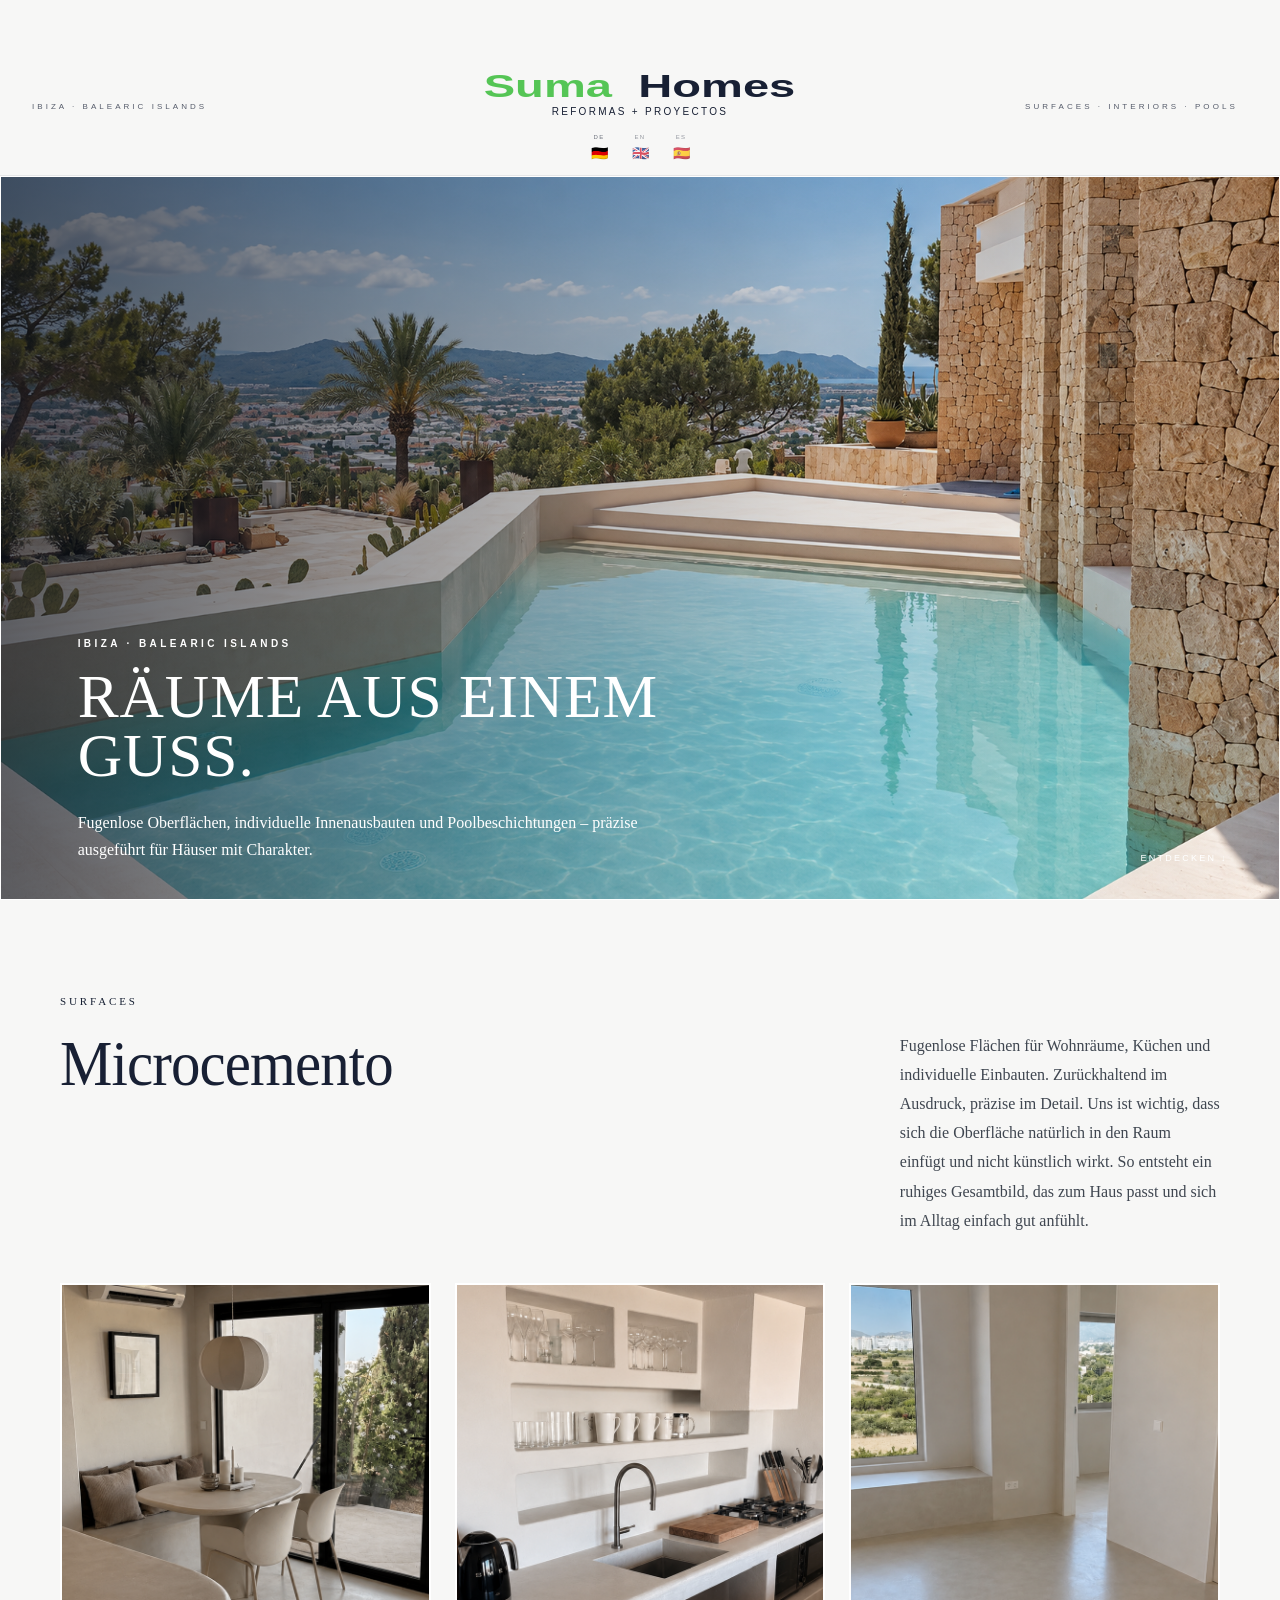
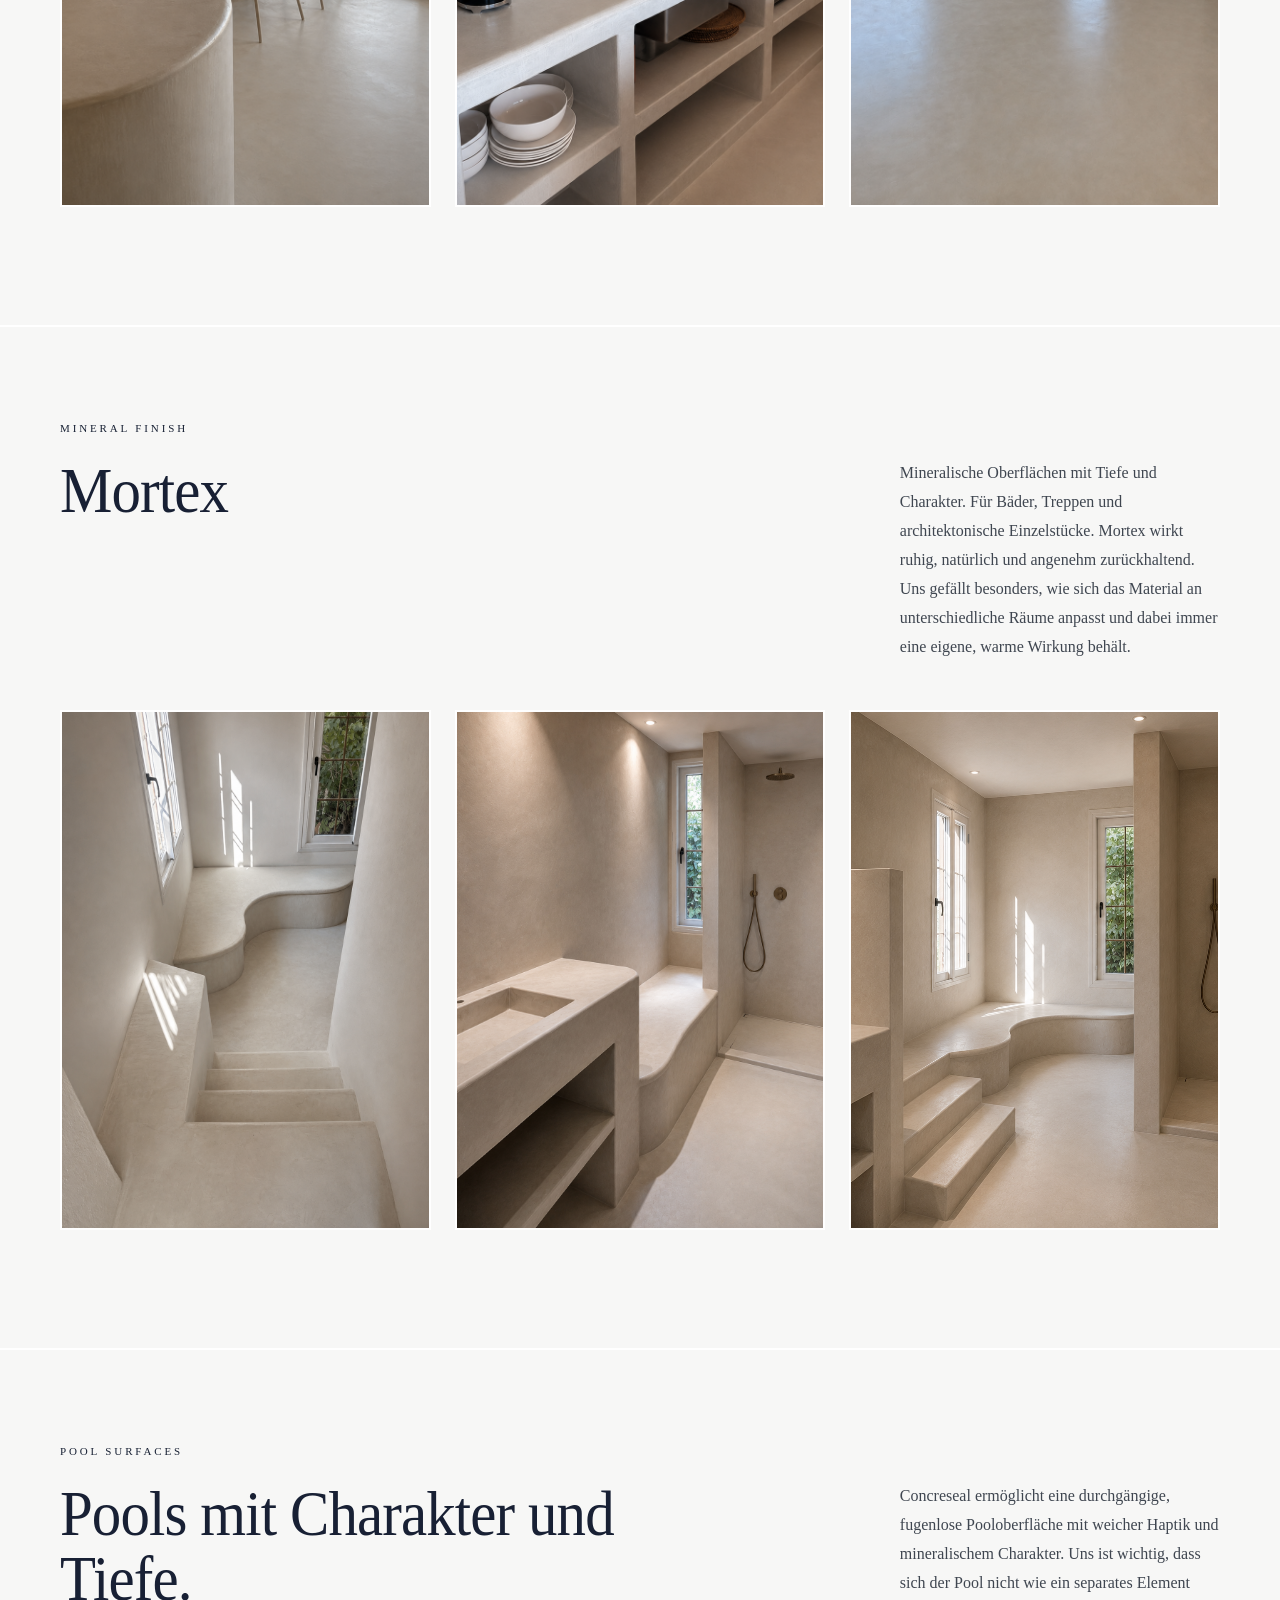
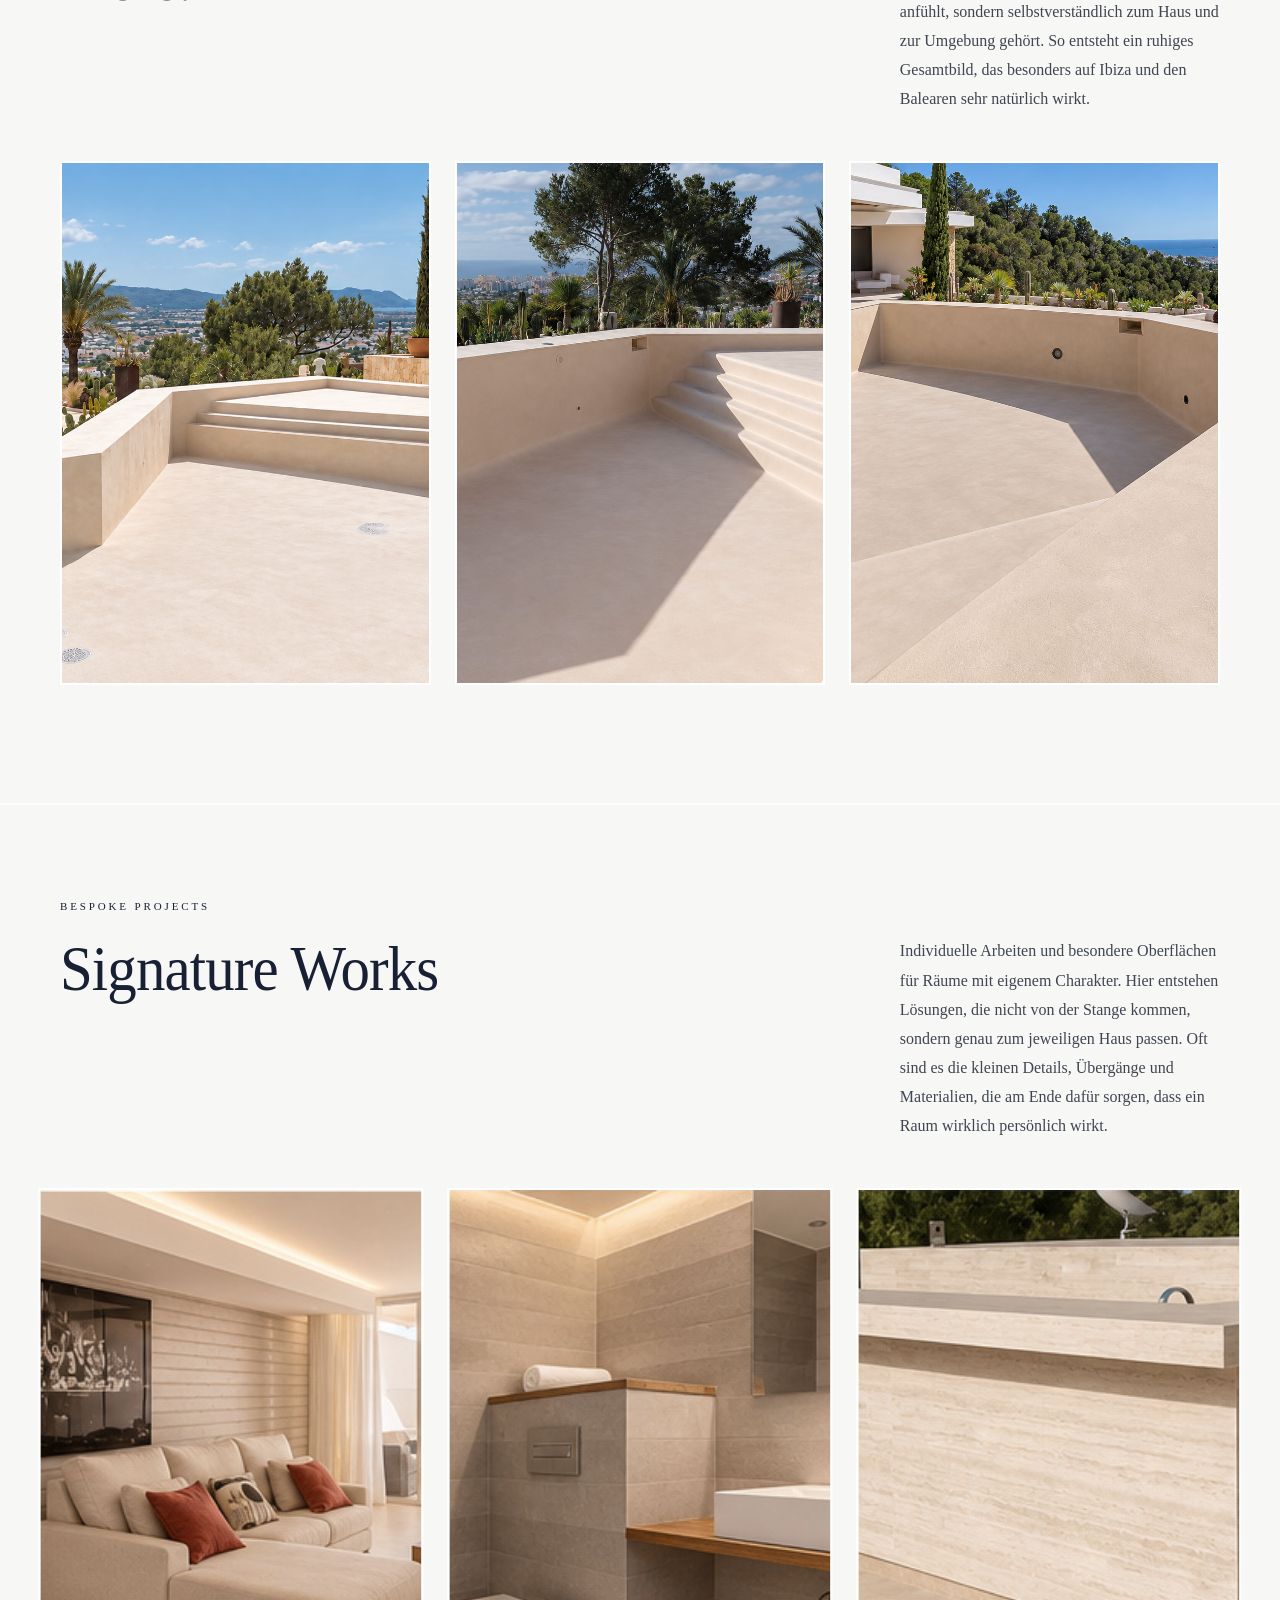
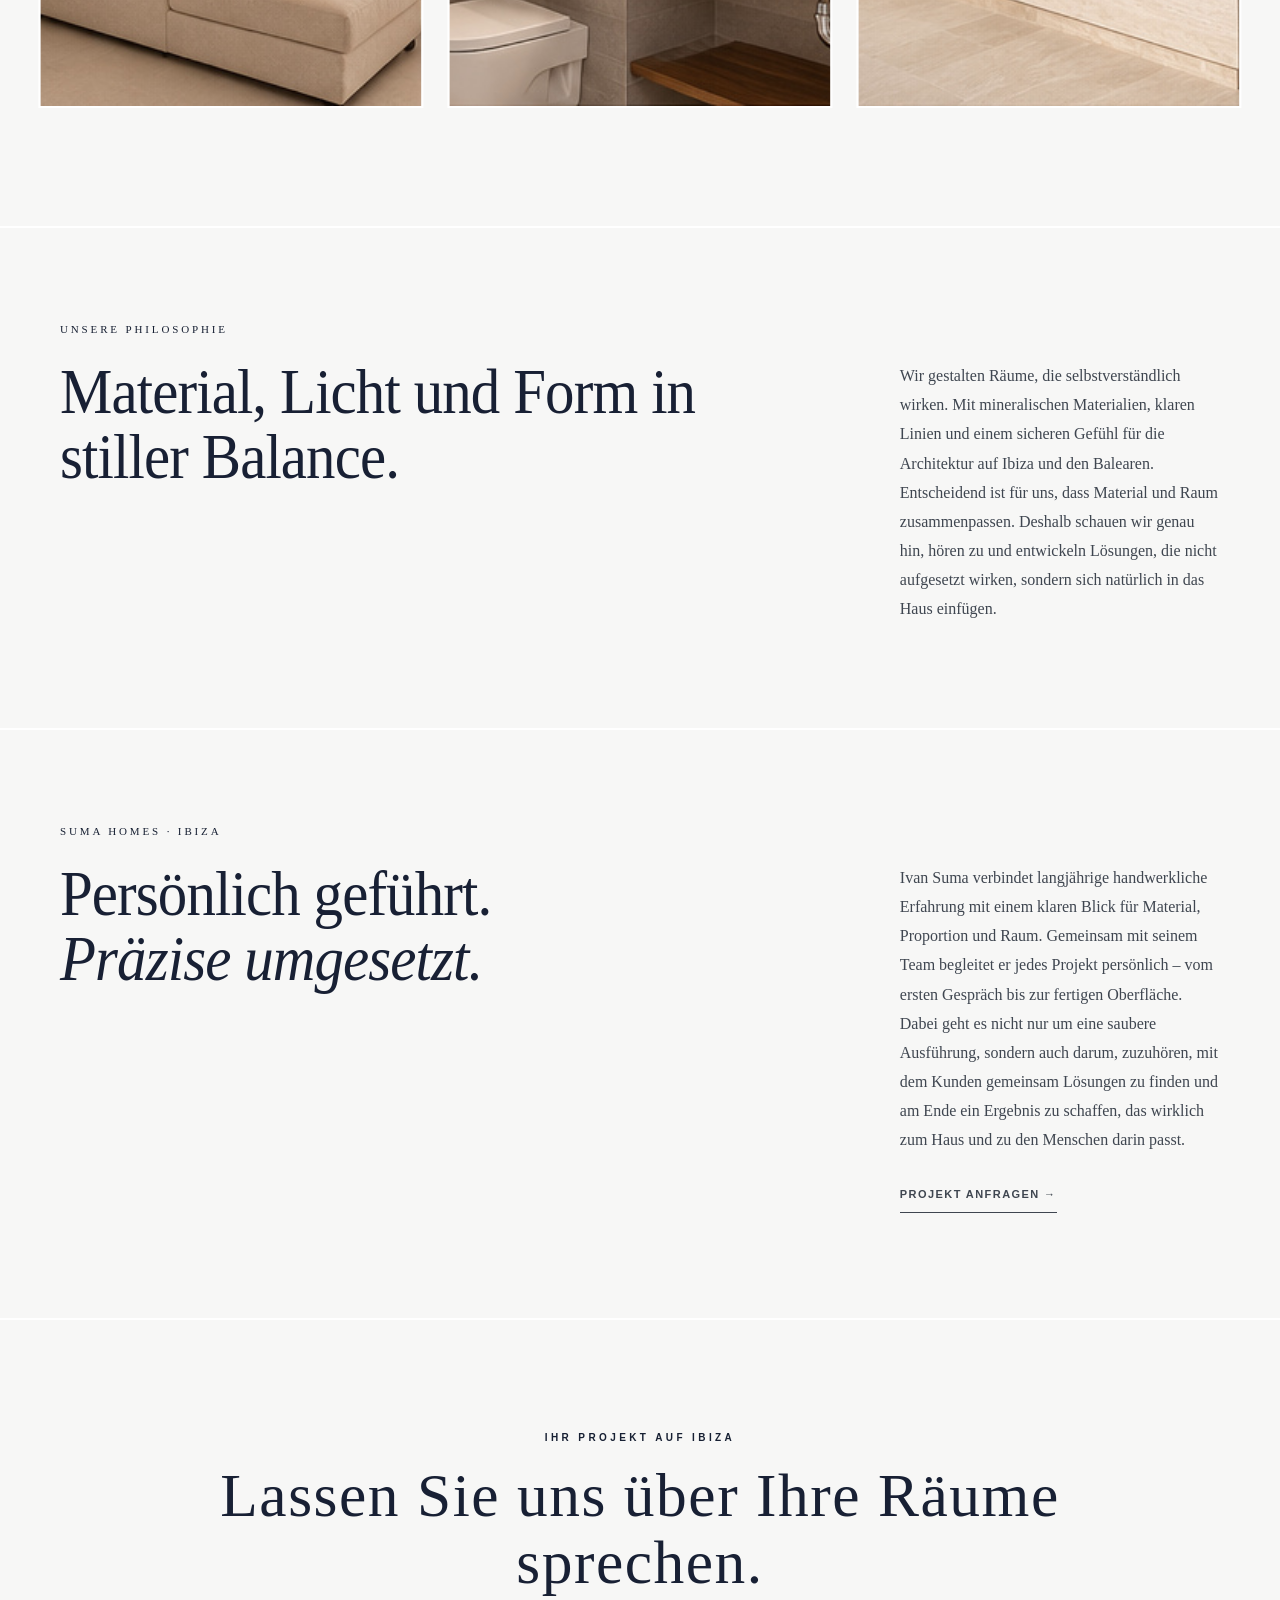
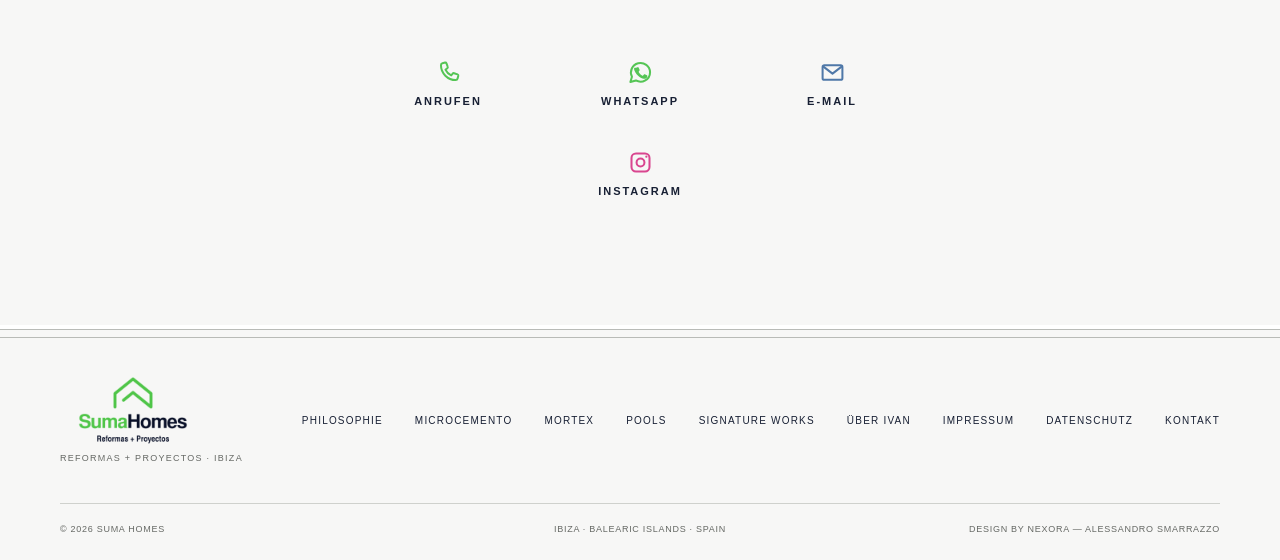
<file: index.html>
<!doctype html>
<html lang="de">
<head>
  <meta charset="utf-8">
  <meta name="viewport" content="width=device-width,initial-scale=1">
  <meta name="description" content="Suma Homes Ibiza – Microcemento, Mortex, Innenausbau und Concreseal Poolbeschichtungen.">
  <title>Suma Homes | Reformas + Proyectos · Ibiza</title>
  <link rel="stylesheet" href="assets/style.css">
  <link rel="stylesheet" href="assets/languages.css">
</head>

<body>

  <header class="header">

    <p class="header-side header-side-left">
      IBIZA · BALEARIC ISLANDS
    </p>

    <a class="brand" href="#top" aria-label="Suma Homes Startseite">
      <img src="assets/sumahomes-logo-horizontal.png" alt="Suma Homes – Reformas + Proyectos">
    </a>

    <div class="languages" aria-label="Sprache wählen">
      <button class="lang active" type="button" data-lang="de" aria-label="Deutsch">🇩🇪</button>
      <button class="lang" type="button" data-lang="en" aria-label="English">🇬🇧</button>
      <button class="lang" type="button" data-lang="es" aria-label="Español">🇪🇸</button>
    </div>

    <p class="header-side header-side-right">
      SURFACES · INTERIORS · POOLS
    </p>

  </header>

  <main id="top">

    <section class="hero">
      <img src="assets/hero-pool.png" alt="Pool mit Blick über Ibiza">
      <div class="shade"></div>

      <div class="hero-copy">
        <p class="eyebrow">IBIZA · BALEARIC ISLANDS</p>

        <h1 data-de="Räume aus einem Guss." data-en="Spaces made as one.">
          Räume aus einem<br>Guss.
        </h1>

        <p>
          Fugenlose Oberflächen, individuelle Innenausbauten und Poolbeschichtungen – präzise ausgeführt für Häuser mit Charakter.
        </p>
      </div>

      <span class="scroll">Entdecken ↓</span>
    </section>

    <section id="microcemento" class="project-section wrap">

      <div class="project-heading">
        <p class="index">01</p>

        <div>
          <p class="eyebrow">SURFACES</p>
          <h2>Microcemento</h2>
        </div>

        <p>
          Fugenlose Flächen für Wohnräume, Küchen und individuelle Einbauten. Zurückhaltend im Ausdruck, präzise im Detail. Uns ist wichtig, dass sich die Oberfläche natürlich in den Raum einfügt und nicht künstlich wirkt. So entsteht ein ruhiges Gesamtbild, das zum Haus passt und sich im Alltag einfach gut anfühlt.
        </p>
      </div>

      <div class="editorial-grid gallery-four">

        <figure>
          <img src="assets/01-mikrozement-wohnen-bearbeitet.png" alt="Wohnbereich mit Microcemento">
        </figure>

        <figure>
          <img src="assets/02-mikrozement-kueche-bearbeitet.png" alt="Küche mit Microcemento">
        </figure>

        <figure>
          <img src="assets/03-mikrozement-essen-garten-bearbeitet.png" alt="Essbereich und Garten">
        </figure>

        <figure>
          <img src="assets/04-mikrozement-raum-bearbeitet.png" alt="Raumgestaltung mit Microcemento">
        </figure>

      </div>
    </section>

    <div class="section-rule"><span></span></div>

    <section id="mortex" class="project-section wrap">

      <div class="project-heading">
        <p class="index">02</p>

        <div>
          <p class="eyebrow">MINERAL FINISH</p>
          <h2>Mortex</h2>
        </div>

        <p>
          Mineralische Oberflächen mit Tiefe und Charakter. Für Bäder, Treppen und architektonische Einzelstücke. Mortex wirkt ruhig, natürlich und angenehm zurückhaltend. Uns gefällt besonders, wie sich das Material an unterschiedliche Räume anpasst und dabei immer eine eigene, warme Wirkung behält.
        </p>
      </div>

      <div class="editorial-grid gallery-four portrait-grid">

        <figure>
          <img src="assets/01-mortex-bad-bearbeitet.png" alt="Mortex im Bad">
        </figure>

        <figure>
          <img src="assets/02-mortex-treppe-bearbeitet.png" alt="Treppe mit Mortex">
        </figure>

        <figure>
          <img src="assets/03-mortex-neues-motiv.png" alt="Mortex Detail">
        </figure>

        <figure>
          <img src="assets/04-mortex-gesamtbild-breit.png" alt="Mortex Gesamtansicht">
        </figure>

      </div>
    </section>

    <div class="section-rule"><span></span></div>

    <section id="pool" class="project-section wrap">

      <div class="project-heading">
        <p class="index">03</p>

        <div>
          <p class="eyebrow">POOL SURFACES</p>
          <h2>Pools mit Charakter und Tiefe.</h2>
        </div>

        <p>
          Concreseal ermöglicht eine durchgängige, fugenlose Pooloberfläche mit weicher Haptik und mineralischem Charakter. Uns ist wichtig, dass sich der Pool nicht wie ein separates Element anfühlt, sondern selbstverständlich zum Haus und zur Umgebung gehört. So entsteht ein ruhiges Gesamtbild, das besonders auf Ibiza und den Balearen sehr natürlich wirkt.
        </p>
      </div>

      <div class="editorial-grid gallery-four">

        <figure>
          <img src="assets/pool-01.png" alt="Pool 01">
        </figure>

        <figure>
          <img src="assets/pool-03.png" alt="Pool 03">
        </figure>

        <figure>
          <img src="assets/pool-04.png" alt="Pool 04">
        </figure>

      </div>
    </section>

    <div class="section-rule"><span></span></div>

    <section id="concreseal" class="project-section wrap">

      <div class="project-heading">
        <p class="index">04</p>

        <div>
          <p class="eyebrow">BESPOKE PROJECTS</p>
          <h2>Signature Works</h2>
        </div>

        <p>
          Individuelle Arbeiten und besondere Oberflächen für Räume mit eigenem Charakter. Hier entstehen Lösungen, die nicht von der Stange kommen, sondern genau zum jeweiligen Haus passen. Oft sind es die kleinen Details, Übergänge und Materialien, die am Ende dafür sorgen, dass ein Raum wirklich persönlich wirkt.
        </p>
      </div>

      <div class="editorial-grid gallery-three">

        <figure>
          <img src="assets/07-06-wohnraum.jpg" alt="Signature Works – Wohnraum">
        </figure>

        <figure>
          <img src="assets/07-04-bad-waschbecken.jpg" alt="Signature Works – Bad">
        </figure>

        <figure class="gallery-last">
          <img src="assets/07-03-travertin-bar-front.jpg" alt="Signature Works – Travertin Bar">
        </figure>

      </div>
    </section>

    <div class="section-rule"><span></span></div>

    <section id="philosophie" class="philosophy wrap">
      <p class="eyebrow">UNSERE PHILOSOPHIE</p>

      <div class="statement">
        <h2>Material, Licht und Form in stiller Balance.</h2>

        <p>
          Wir gestalten Räume, die selbstverständlich wirken. Mit mineralischen Materialien, klaren Linien und einem sicheren Gefühl für die Architektur auf Ibiza und den Balearen. Entscheidend ist für uns, dass Material und Raum zusammenpassen. Deshalb schauen wir genau hin, hören zu und entwickeln Lösungen, die nicht aufgesetzt wirken, sondern sich natürlich in das Haus einfügen.
        </p>
      </div>
    </section>

    <section id="ivan" class="about">
      <div class="wrap about-inner">

        <p class="eyebrow">SUMA HOMES · IBIZA</p>

        <h2>
          Persönlich geführt.<br>
          <em>Präzise umgesetzt.</em>
        </h2>

        <div class="about-copy">
          <p>
            Ivan Suma verbindet langjährige handwerkliche Erfahrung mit einem klaren Blick für Material, Proportion und Raum. Gemeinsam mit seinem Team begleitet er jedes Projekt persönlich – vom ersten Gespräch bis zur fertigen Oberfläche. Dabei geht es nicht nur um eine saubere Ausführung, sondern auch darum, zuzuhören, mit dem Kunden gemeinsam Lösungen zu finden und am Ende ein Ergebnis zu schaffen, das wirklich zum Haus und zu den Menschen darin passt.
          </p>

          <a class="text-link" href="#contact">
            Projekt anfragen →
          </a>
        </div>

      </div>
    </section>

    <section id="contact" class="contact">
      <div class="wrap contact-inner">

        <p class="eyebrow">IHR PROJEKT AUF IBIZA</p>

        <h2>
          Lassen Sie uns über Ihre Räume sprechen.
        </h2>

        <div class="contact-actions">

          <div class="contact-actions-top">

            <a class="contact-button contact-whatsapp"
               href="https://wa.me/34639866683"
               aria-label="WhatsApp">

              <svg class="contact-icon" viewBox="0 0 24 24" aria-hidden="true">
                <path
                  d="M20.5 11.7a8.5 8.5 0 0 1-12.6 7.4L3 20.5l1.4-4.7A8.5 8.5 0 1 1 20.5 11.7Z"
                  fill="none"
                  stroke="currentColor"
                  stroke-width="1.8"
                  stroke-linecap="round"
                  stroke-linejoin="round">
                </path>
                <path
                  d="M8.4 7.8c.3-.5.6-.5.9-.5h.6c.2 0 .4.1.5.4l.8 1.9c.1.3.1.5-.1.7l-.6.8c-.2.2-.1.4 0 .6.7 1.4 1.8 2.4 3.2 3.1.2.1.4.1.6-.1l.8-1c.2-.2.4-.3.7-.2l1.9.9c.3.1.4.3.4.6 0 .5-.2 1.5-1 2-.6.5-1.4.8-2.3.6-1.2-.2-2.8-.8-4.7-2.5-2.3-2.1-3.7-4.7-3.8-6-.1-.7.1-1 .3-1.3Z"
                  fill="currentColor">
                </path>
              </svg>

              <span>WhatsApp</span>
            </a>

          </div>

          <div class="contact-actions-bottom">

            <a class="contact-button contact-phone"
               href="tel:+34639866683"
               aria-label="Anrufen">

              <svg class="contact-icon" viewBox="0 0 24 24" aria-hidden="true">
                <path
                  d="M6.6 3.8 9 3.2c.5-.1 1 .2 1.2.7l1.1 3c.2.5 0 1-.4 1.3L9.3 9.5c1 2.2 2.9 4.1 5.1 5.1l1.3-1.6c.3-.4.8-.5 1.3-.4l3 1.1c.5.2.8.7.7 1.2l-.6 2.4c-.2.8-.9 1.4-1.7 1.4C11.3 18.7 5.3 12.7 5.3 5.6c0-.8.5-1.6 1.3-1.8Z"
                  fill="none"
                  stroke="currentColor"
                  stroke-width="1.8"
                  stroke-linecap="round"
                  stroke-linejoin="round">
                </path>
              </svg>

              <span>Anrufen</span>
            </a>

            <a class="contact-button contact-mail"
               href="mailto:info@sumahomes.es"
               aria-label="E-Mail">

              <svg class="contact-icon" viewBox="0 0 24 24" aria-hidden="true">
                <rect
                  x="3.2"
                  y="5.5"
                  width="17.6"
                  height="13"
                  rx="1.5"
                  fill="none"
                  stroke="currentColor"
                  stroke-width="1.8">
                </rect>

                <path
                  d="m4.2 7 7.8 6 7.8-6"
                  fill="none"
                  stroke="currentColor"
                  stroke-width="1.8"
                  stroke-linecap="round"
                  stroke-linejoin="round">
                </path>
              </svg>

              <span>E-Mail</span>
            </a>

            <a class="contact-button contact-instagram"
               href="https://www.instagram.com/suma.homes/"
               target="_blank"
               rel="noopener noreferrer"
               aria-label="Instagram">

              <svg class="contact-icon" viewBox="0 0 24 24" aria-hidden="true">
                <rect
                  x="4"
                  y="4"
                  width="16"
                  height="16"
                  rx="4"
                  fill="none"
                  stroke="currentColor"
                  stroke-width="1.8">
                </rect>

                <circle
                  cx="12"
                  cy="12"
                  r="3.5"
                  fill="none"
                  stroke="currentColor"
                  stroke-width="1.8">
                </circle>

                <circle
                  cx="17.2"
                  cy="6.8"
                  r="1"
                  fill="currentColor">
                </circle>
              </svg>

              <span>Instagram</span>
            </a>

          </div>

        </div>

      </div>
    </section>

  </main>

  <footer>

    <div class="footer-accent"><span></span></div>

    <div class="wrap footer-main">

      <div>
        <img src="assets/sumahomes-logo.png" alt="Suma Homes">
        <p>Reformas + Proyectos · Ibiza</p>
      </div>

      <nav>
        <a href="#philosophie">Philosophie</a>
        <a href="#microcemento">Microcemento</a>
        <a href="#mortex">Mortex</a>
        <a href="#pool">Pools</a>
        <a href="#concreseal">Signature Works</a>
        <a href="#ivan">Über Ivan</a>
        <a href="impressum.html">Impressum</a>
        <a href="datenschutz.html">Datenschutz</a>
        <a href="#contact">Kontakt</a>
      </nav>

    </div>

    <div class="wrap footer-bottom">
      <span>© <span id="year"></span> Suma Homes</span>
      <span>Ibiza · Balearic Islands · Spain</span>
      <span class="footer-credit">Design by Nexora — Alessandro Smarrazzo</span>
    </div>

  </footer>

  <a
    class="whatsapp"
    href="https://wa.me/34639866683"
    aria-label="Suma Homes über WhatsApp kontaktieren">
    WA
  </a>

  <script src="assets/site.js"></script>

</body>
</html>
</file>
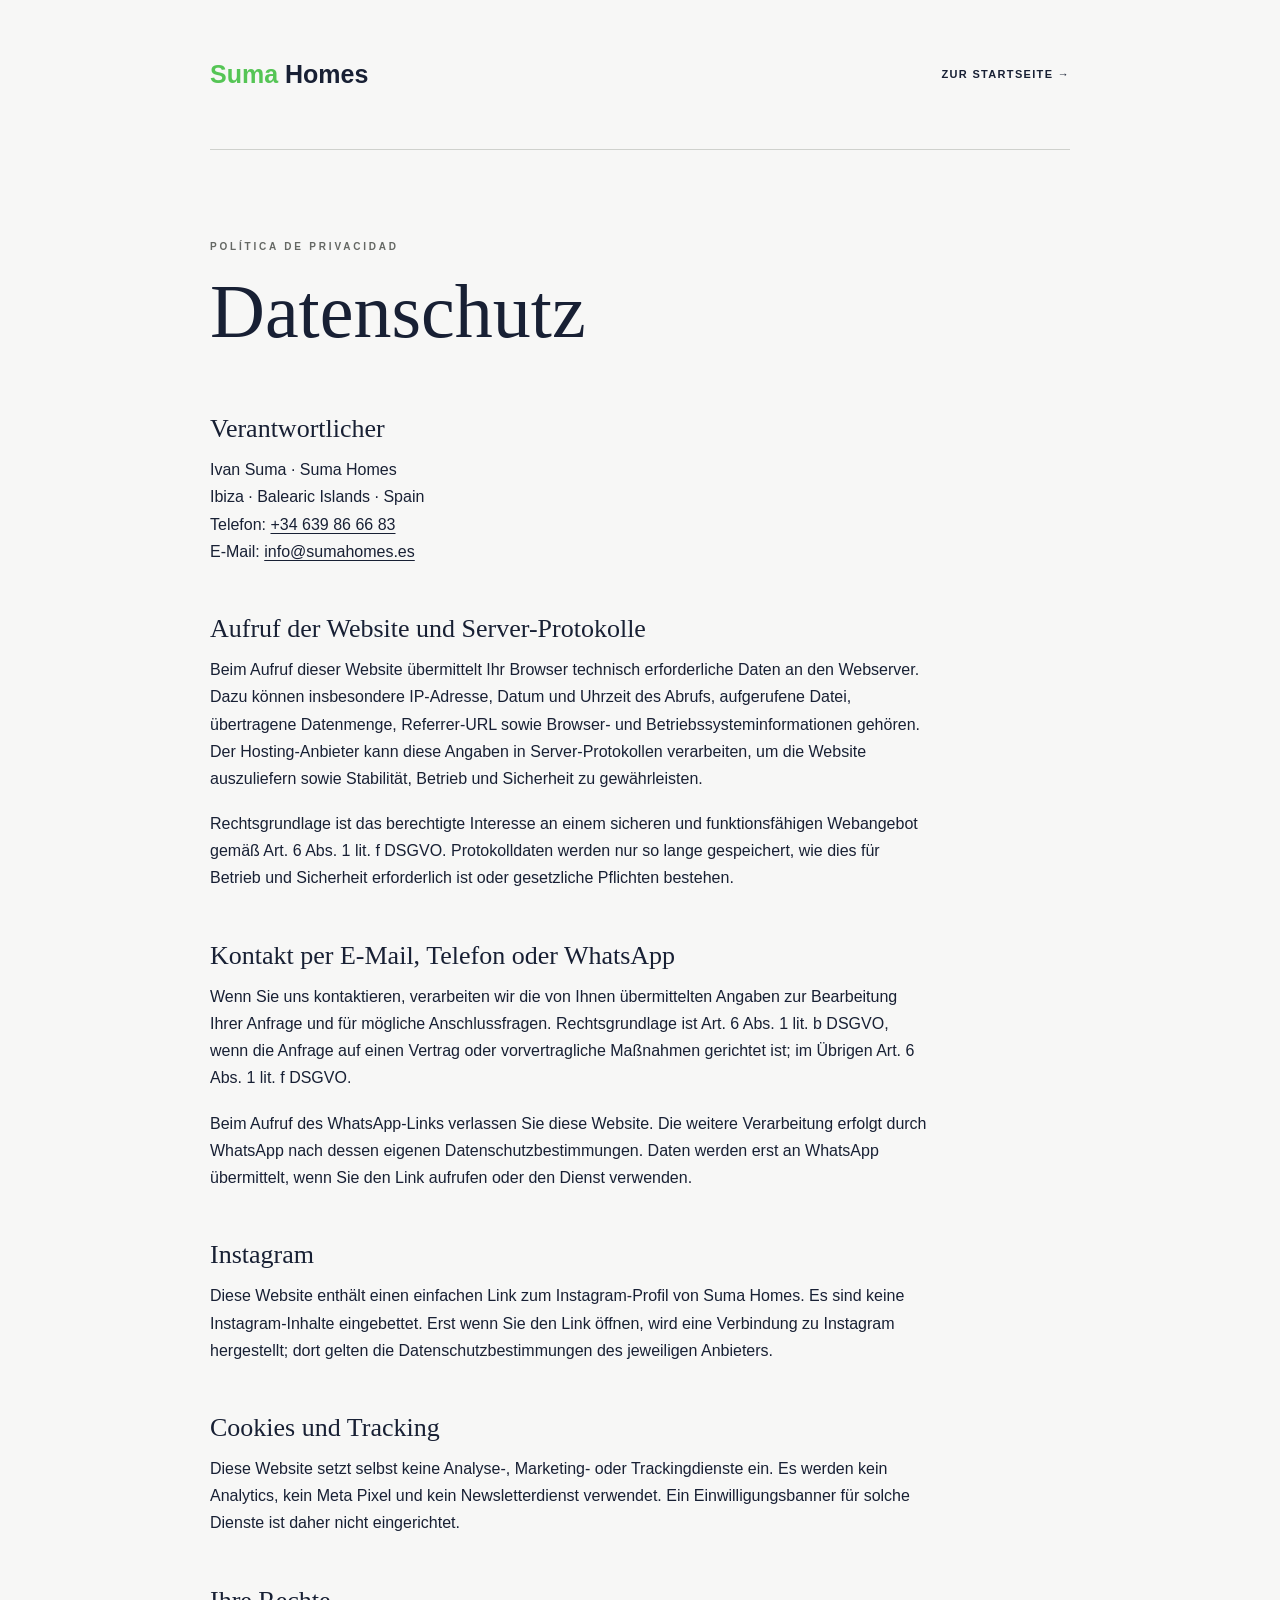
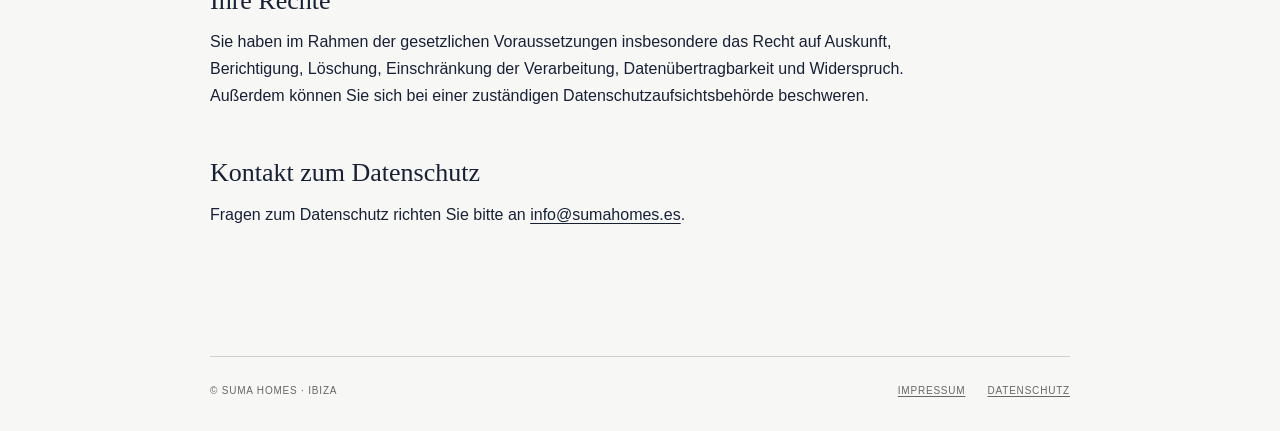
<file: datenschutz.html>
<!doctype html>
<html lang="de">
<head>
  <meta charset="utf-8">
  <meta name="viewport" content="width=device-width,initial-scale=1">
  <meta name="description" content="Datenschutzhinweise von Suma Homes Ibiza.">
  <title>Datenschutz | Suma Homes Ibiza</title>
  <link rel="stylesheet" href="assets/legal.css">
</head>
<body>
  <header class="legal-header">
    <a class="legal-brand" href="index.html" aria-label="Suma Homes Startseite"><span>Suma</span> Homes</a>
    <a class="legal-back" href="index.html">Zur Startseite →</a>
  </header>

  <main class="legal-main">
    <p class="legal-kicker">Política de privacidad</p>
    <h1>Datenschutz</h1>

    <h2>Verantwortlicher</h2>
    <address>
      <p>
        Ivan Suma · Suma Homes<br>
        Ibiza · Balearic Islands · Spain<br>
        Telefon: <a href="tel:+34639866683">+34 639 86 66 83</a><br>
        E-Mail: <a href="mailto:info@sumahomes.es">info@sumahomes.es</a>
      </p>
    </address>

    <h2>Aufruf der Website und Server-Protokolle</h2>
    <p>Beim Aufruf dieser Website übermittelt Ihr Browser technisch erforderliche Daten an den Webserver. Dazu können insbesondere IP-Adresse, Datum und Uhrzeit des Abrufs, aufgerufene Datei, übertragene Datenmenge, Referrer-URL sowie Browser- und Betriebssysteminformationen gehören. Der Hosting-Anbieter kann diese Angaben in Server-Protokollen verarbeiten, um die Website auszuliefern sowie Stabilität, Betrieb und Sicherheit zu gewährleisten.</p>
    <p>Rechtsgrundlage ist das berechtigte Interesse an einem sicheren und funktionsfähigen Webangebot gemäß Art. 6 Abs. 1 lit. f DSGVO. Protokolldaten werden nur so lange gespeichert, wie dies für Betrieb und Sicherheit erforderlich ist oder gesetzliche Pflichten bestehen.</p>

    <h2>Kontakt per E-Mail, Telefon oder WhatsApp</h2>
    <p>Wenn Sie uns kontaktieren, verarbeiten wir die von Ihnen übermittelten Angaben zur Bearbeitung Ihrer Anfrage und für mögliche Anschlussfragen. Rechtsgrundlage ist Art. 6 Abs. 1 lit. b DSGVO, wenn die Anfrage auf einen Vertrag oder vorvertragliche Maßnahmen gerichtet ist; im Übrigen Art. 6 Abs. 1 lit. f DSGVO.</p>
    <p>Beim Aufruf des WhatsApp-Links verlassen Sie diese Website. Die weitere Verarbeitung erfolgt durch WhatsApp nach dessen eigenen Datenschutzbestimmungen. Daten werden erst an WhatsApp übermittelt, wenn Sie den Link aufrufen oder den Dienst verwenden.</p>

    <h2>Instagram</h2>
    <p>Diese Website enthält einen einfachen Link zum Instagram-Profil von Suma Homes. Es sind keine Instagram-Inhalte eingebettet. Erst wenn Sie den Link öffnen, wird eine Verbindung zu Instagram hergestellt; dort gelten die Datenschutzbestimmungen des jeweiligen Anbieters.</p>

    <h2>Cookies und Tracking</h2>
    <p>Diese Website setzt selbst keine Analyse-, Marketing- oder Trackingdienste ein. Es werden kein Analytics, kein Meta Pixel und kein Newsletterdienst verwendet. Ein Einwilligungsbanner für solche Dienste ist daher nicht eingerichtet.</p>

    <h2>Ihre Rechte</h2>
    <p>Sie haben im Rahmen der gesetzlichen Voraussetzungen insbesondere das Recht auf Auskunft, Berichtigung, Löschung, Einschränkung der Verarbeitung, Datenübertragbarkeit und Widerspruch. Außerdem können Sie sich bei einer zuständigen Datenschutzaufsichtsbehörde beschweren.</p>

    <h2>Kontakt zum Datenschutz</h2>
    <p>Fragen zum Datenschutz richten Sie bitte an <a href="mailto:info@sumahomes.es">info@sumahomes.es</a>.</p>
  </main>

  <footer class="legal-footer">
    <span>© Suma Homes · Ibiza</span>
    <nav aria-label="Rechtliche Seiten">
      <a href="impressum.html">Impressum</a>
      <a href="datenschutz.html" aria-current="page">Datenschutz</a>
    </nav>
  </footer>
</body>
</html>
</file>
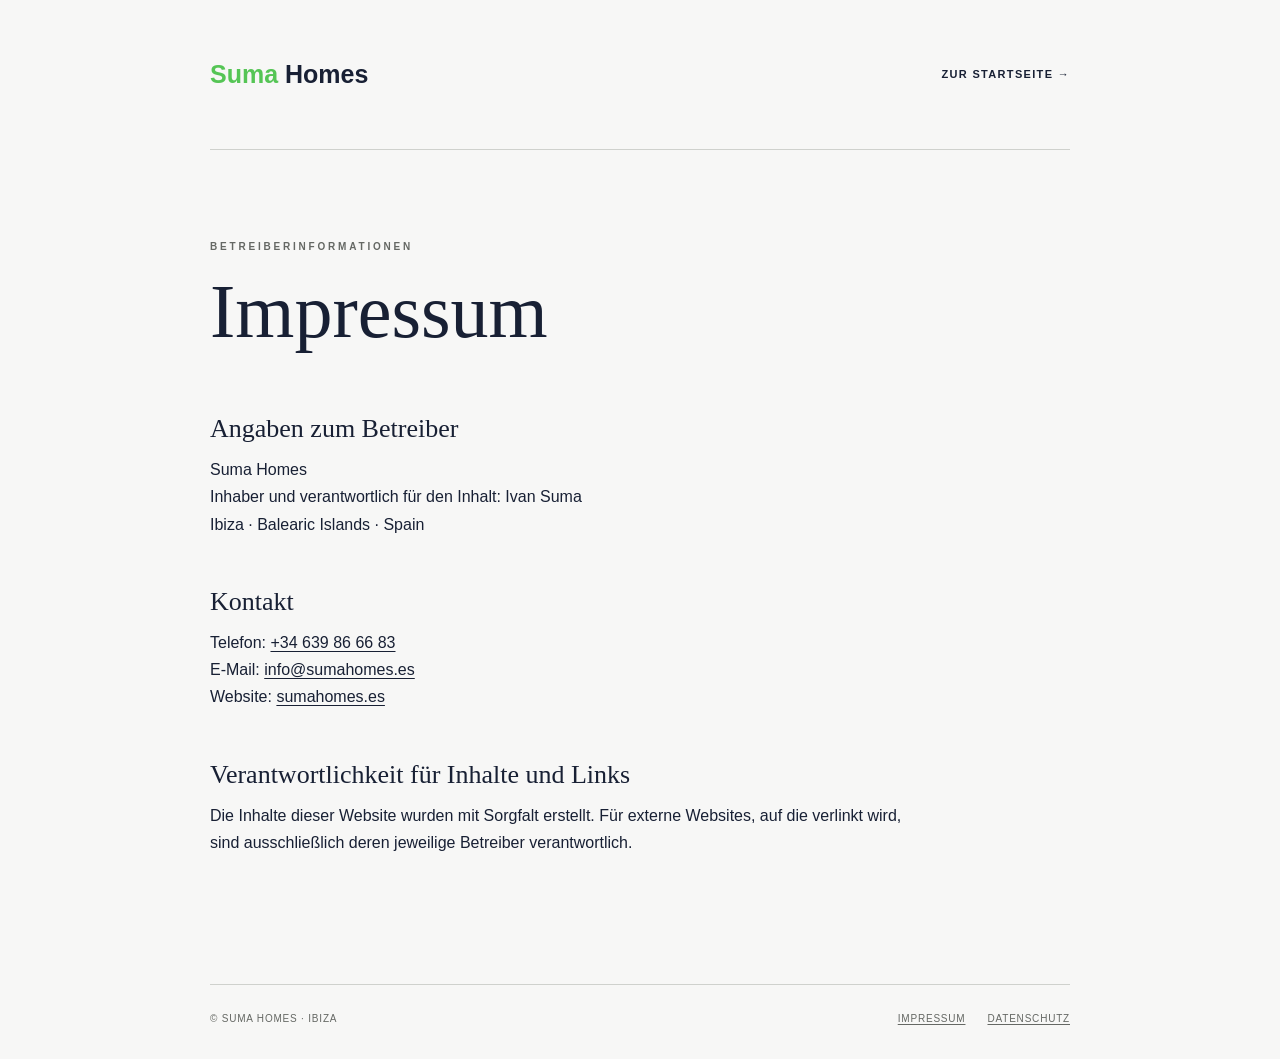
<file: impressum.html>
<!doctype html>
<html lang="de">
<head>
  <meta charset="utf-8">
  <meta name="viewport" content="width=device-width,initial-scale=1">
  <meta name="description" content="Impressum und Betreiberinformationen von Suma Homes Ibiza.">
  <title>Impressum | Suma Homes Ibiza</title>
  <link rel="stylesheet" href="assets/legal.css">
</head>
<body>
  <header class="legal-header">
    <a class="legal-brand" href="index.html" aria-label="Suma Homes Startseite"><span>Suma</span> Homes</a>
    <a class="legal-back" href="index.html">Zur Startseite →</a>
  </header>

  <main class="legal-main">
    <p class="legal-kicker">Betreiberinformationen</p>
    <h1>Impressum</h1>

    <h2>Angaben zum Betreiber</h2>
    <address>
      <p>
        Suma Homes<br>
        Inhaber und verantwortlich für den Inhalt: Ivan Suma<br>
        Ibiza · Balearic Islands · Spain
      </p>
    </address>

    <h2>Kontakt</h2>
    <p>
      Telefon: <a href="tel:+34639866683">+34 639 86 66 83</a><br>
      E-Mail: <a href="mailto:info@sumahomes.es">info@sumahomes.es</a><br>
      Website: <a href="https://sumahomes.es/">sumahomes.es</a>
    </p>

    <h2>Verantwortlichkeit für Inhalte und Links</h2>
    <p>Die Inhalte dieser Website wurden mit Sorgfalt erstellt. Für externe Websites, auf die verlinkt wird, sind ausschließlich deren jeweilige Betreiber verantwortlich.</p>
  </main>

  <footer class="legal-footer">
    <span>© Suma Homes · Ibiza</span>
    <nav aria-label="Rechtliche Seiten">
      <a href="impressum.html" aria-current="page">Impressum</a>
      <a href="datenschutz.html">Datenschutz</a>
    </nav>
  </footer>
</body>
</html>
</file>
<file: assets/style.css>
:root {
    --ink: #182034;
    --green: #55c555;
    --paper: #fff;
    --soft: #f3f3f1;
    --line: #d1d3cf;
    --muted: #656864;
    --serif: "Bodoni 72", "Didot", "Times New Roman", serif;
    --sans: "Helvetica Neue", Helvetica, Arial, sans-serif;
}

* {
    box-sizing: border-box;
}

html {
    scroll-behavior: smooth;
}

body {
    margin: 0;
    background: var(--paper);
    color: var(--ink);
    font: 16px var(--sans);
    -webkit-font-smoothing: antialiased;
}

img {
    display: block;
    width: 100%;
}

a {
    color: inherit;
    text-decoration: none;
}

.wrap {
    width: min(1160px, calc(100% - 64px));
    margin-inline: auto;
}

/* HEADER */

.header {
    height: 176px;
    padding: 0 4vw;
    display: flex;
    align-items: center;
    justify-content: center;
    background: #F0EFEB;
    position: relative;
    z-index: 20;
    border-bottom: 1px solid rgba(24, 32, 52, .08);
}

.brand {
    width: 165px;
    height: 105px;
    display: flex;
    align-items: center;
    overflow: hidden;
}

.brand img {
    width: 100%;
    height: 100%;
    object-fit: contain;
}

.header .languages {
    position: absolute;
    right: 4vw;
    top: 50%;
    transform: translateY(-50%);
}

/* HEADER – FEINE EDITORIAL SEITENTEXTE */

@media (min-width: 701px) {

    .header-side {
        position: absolute;
        top: 68%;
        margin: 0;
        transform: translateY(-50%);
        font-family: var(--sans);
        font-size: 8px;
        font-weight: 400;
        line-height: 1;
        letter-spacing: .38em;
        text-transform: uppercase;
        white-space: nowrap;
        color: rgba(24, 32, 52, .72);
    }

    .header-side-left {
        left: 1vw;
    }

    .header-side-right {
        right: 1vw;
    }
}

/* HERO */

.hero {
    height: calc(100svh - 176px);
    min-height: 560px;
    position: relative;
    color: #fff;
    overflow: hidden;
    border: 1px solid #ffffff;
}

.hero > img {
    height: 100%;
    object-fit: cover;
    object-position: center;
}

.shade {
    position: absolute;
    inset: 0;
    background: linear-gradient(
        90deg,
        rgba(12, 17, 27, .66),
        rgba(12, 17, 27, .12) 64%,
        transparent
    );
}

.hero-copy {
    position: absolute;
    left: 6%;
    bottom: 5%;
    max-width: 620px;
}

.eyebrow {
    margin: 0 0 18px;
    font-size: 10px;
    font-weight: 600;
    letter-spacing: .34em;
    text-transform: uppercase;
    color: #ffffff;
}

h1,
h2 {
    font-family: var(--serif);
    font-weight: 400;
    margin: 0;
    letter-spacing: .025em;
}

h1 {
    max-width: 760px;
    font-size: clamp(44px, 4.8vw, 68px);
    line-height: .96;
    letter-spacing: .015em;
    text-transform: uppercase;
}

.hero-copy > p:not(.eyebrow) {
    max-width: 570px;
    margin: 25px 0 0;
    font-family: var(--serif);
    font-size: 16px;
    line-height: 1.65;
}

.hero-button {
    display: none;
}

.scroll {
    position: absolute;
    right: 4vw;
    bottom: 5%;
    font-size: 9px;
    letter-spacing: .25em;
    text-transform: uppercase;
}

/* PHILOSOPHIE */

.philosophy {
    padding: 96px 0 105px;
}

.philosophy > .eyebrow {
    margin: 0 0 24px;
    font-family: var(--serif);
    font-size: 11px;
    font-weight: 400;
    line-height: 1;
    letter-spacing: .26em;
    text-transform: uppercase;
    color: #172033;
}

.statement {
    display: grid;
    grid-template-columns: minmax(0, 1.55fr) minmax(300px, .68fr);
    gap: 110px;
    align-items: start;
}

.statement h2,
.project-heading h2,
.about h2,
.contact h2 {
    font-size: clamp(42px, 4.8vw, 68px);
    line-height: 1.08;
    letter-spacing: .025em;
}

.statement h2 {
    font-family: var(--serif);
    font-weight: 400;
    font-size: clamp(46px, 5vw, 72px);
    line-height: 1.02;
    letter-spacing: -.015em;
    color: #182034;
}

.statement > p {
    max-width: 350px;
    margin: 2px 0 0;
    justify-self: end;
    color: #3f4650;
    font-family: var(--serif);
    font-size: 16px;
    line-height: 1.82;
}

/* TRENNLINIEN */

.section-rule {
    height: 2px;
    min-height: 2px;
    background: #ffffff;
    border: 0;
}

.section-rule span {
    display: none;
}

/* PROJEKTBEREICHE */

.project-section {
    padding: 96px 0 118px;
    scroll-margin-top: 96px;
}

.project-heading {
    display: grid;
    grid-template-columns: 64px 1fr minmax(260px, 350px);
    gap: 34px;
    align-items: start;
    margin-bottom: 48px;
}

.project-heading .index {
    display: block;
    visibility: hidden;
}

.project-heading .eyebrow {
    margin: 0 0 24px;
    font-family: var(--serif);
    font-size: 11px;
    font-weight: 400;
    line-height: 1;
    letter-spacing: .26em;
    text-transform: uppercase;
    color: #172033;
}

.project-heading h2 {
    font-family: var(--serif);
    font-weight: 400;
    font-size: clamp(46px, 5vw, 72px);
    line-height: 1.02;
    letter-spacing: -.015em;
    color: #182034;
}

.project-heading > p:last-child {
    max-width: 350px;
    margin: 35px 0 0;
    justify-self: end;
    color: #3f4650;
    font-family: var(--serif);
    font-size: 16px;
    line-height: 1.82;
}

/* GALERIEN */

.editorial-grid {
    display: grid;
    grid-template-columns: repeat(2, minmax(0, 1fr));
    gap: 24px;
}

.editorial-grid figure {
    margin: 0;
    padding: 0;
    border: 2px solid #ffffff;
    background: transparent;
    overflow: hidden;
}

.editorial-grid img,
.portrait-grid img {
    width: 100%;
    height: 390px;
    object-fit: cover;
    object-position: center;
    filter: saturate(.92);
    transition: transform .55s, filter .55s;
}

.editorial-grid figure:hover img {
    transform: scale(1.012);
    filter: saturate(1);
}

.editorial-grid figcaption {
    display: none;
}

.gallery-three .gallery-last {
    grid-column: 1 / -1;
    width: calc(50% - 12px);
    justify-self: center;
}

/* POOL */

#pool .editorial-grid {
    display: grid;
    grid-template-columns: repeat(3, minmax(0, 1fr));
    gap: 24px;
}

#pool .editorial-grid figure {
    width: 100%;
    margin: 0;
    padding: 0;
    border: 2px solid #ffffff;
    background: transparent;
    overflow: hidden;
}

#pool .editorial-grid img {
    width: 100%;
    height: 390px;
    object-fit: cover;
    object-position: center;
}

/* IVAN / SUMA HOMES */

.about {
    padding: 96px 0 105px;
    border-top: 2px solid #ffffff;
}

.about-inner {
    display: grid;
    grid-template-columns: minmax(0, 1.55fr) minmax(300px, .68fr);
    column-gap: 110px;
    row-gap: 24px;
    align-items: start;
}

.about-inner .eyebrow {
    grid-column: 1;
    grid-row: 1;
    margin: 0;
    padding: 0;
    font-family: var(--serif);
    font-size: 11px;
    font-weight: 400;
    line-height: 1;
    letter-spacing: .26em;
    text-transform: uppercase;
    color: #172033;
}

.about h2 {
    grid-column: 1;
    grid-row: 2;
    font-family: var(--serif);
    font-weight: 400;
    font-size: clamp(46px, 5vw, 72px);
    line-height: 1.02;
    letter-spacing: -.015em;
    color: #182034;
}

.about h2 em {
    font-weight: 400;
}

.about-copy {
    grid-column: 2;
    grid-row: 1 / span 2;
    max-width: 350px;
    justify-self: end;
    padding-top: 35px;
    color: #3f4650;
    font-family: var(--serif);
    font-size: 16px;
    line-height: 1.82;
    font-weight: 400;
}

.about-copy p {
    margin: 0;
    color: #3f4650;
}

.text-link {
    display: inline-block;
    margin-top: 30px;
    padding-bottom: 8px;
    border-bottom: 1px solid currentColor;
    font-family: var(--sans);
    font-size: 11px;
    font-weight: 600;
    letter-spacing: .13em;
    text-transform: uppercase;
}

/* KONTAKT */

.contact {
    padding: 110px 0 100px;
    border-top: 2px solid #ffffff;
    border-bottom: 2px solid #ffffff;
}

.contact .eyebrow {
    color: #172033;
}

.contact-inner {
    max-width: 970px;
    text-align: center;
}

.contact h2 {
    max-width: 850px;
    margin: auto;
}

.contact-row {
    display: flex;
    justify-content: center;
    gap: 58px;
    margin-top: 48px;
}

.contact-row a {
    min-width: 120px;
    padding: 0 5px 9px;
    border-bottom: 1px solid var(--ink);
    font-size: 11px;
    font-weight: 600;
    letter-spacing: .14em;
    text-transform: uppercase;
}

/* FOOTER */

footer {
    border-top: 2px solid #ffffff;
}

.footer-accent {
    height: 9px;
    border-top: 1px solid #b9bbb7;
    border-bottom: 1px solid #b9bbb7;
    position: relative;
}

.footer-accent span {
    display: none;
}

.footer-main {
    min-height: 165px;
    display: flex;
    align-items: center;
    justify-content: space-between;
    padding-block: 22px;
}

.footer-main img {
    width: 145px;
    height: 76px;
    object-fit: contain;
}

.footer-main p {
    margin: 0;
    color: var(--muted);
    font-size: 9px;
    letter-spacing: .14em;
    text-transform: uppercase;
}

.footer-main nav {
    display: flex;
    gap: 32px;
    font-size: 10px;
    letter-spacing: .12em;
    text-transform: uppercase;
}

.footer-bottom {
    display: flex;
    justify-content: space-between;
    border-top: 1px solid #cfd1cd;
    padding: 20px 0 26px;
    color: var(--muted);
    font-size: 9px;
    letter-spacing: .08em;
    text-transform: uppercase;
}

/* WHATSAPP */

.whatsapp {
    position: fixed;
    right: 22px;
    bottom: 22px;
    z-index: 18;
    width: 50px;
    height: 50px;
    border-radius: 50%;
    display: grid;
    place-items: center;
    background: var(--green);
    font-size: 10px;
    font-weight: 700;
    letter-spacing: .08em;
    box-shadow: 0 8px 30px rgba(20, 30, 25, .18);
}

/* HINTERGRUND */

html,
body,
header,
main,
section,
.philosophy,
.project-section,
.about,
.contact,
footer {
    background: #F0EFEB;
    background-color: #F0EFEB;
}

/* DESKTOP MITTEL */

@media (max-width: 1000px) {

    .statement {
        grid-template-columns: 1fr;
        gap: 30px;
    }

    .statement > p {
        max-width: 600px;
    }

    .about-inner {
        grid-template-columns: 1fr;
        gap: 24px;
    }

    .about-inner .eyebrow,
    .about h2,
    .about-copy {
        grid-column: 1;
        grid-row: auto;
    }

    .about-copy {
        max-width: 600px;
        justify-self: start;
        padding-top: 0;
    }
}

@media (prefers-reduced-motion: reduce) {

    html {
        scroll-behavior: auto;
    }

    .editorial-grid img {
        transition: none;
    }
}

/* =========================================================
   SUMA HOMES – EINHEITLICHES GALERIE-LAYOUT
   ========================================================= */

.project-section .editorial-grid {
    display: grid !important;
    grid-template-columns: repeat(3, minmax(0, 1fr)) !important;
    gap: 24px !important;
    width: 100% !important;
    margin-top: 48px !important;
}

.project-section .editorial-grid figure {
    width: 100% !important;
    margin: 0 !important;
    padding: 0 !important;
}

.project-section .editorial-grid figure img {
    display: block !important;
    width: 100% !important;
    height: 520px !important;
    object-fit: cover !important;
}

/* MORTEX + SIGNATURE WORKS */

#mortex .editorial-grid > figure:nth-child(4) {
    display: none !important;
}

#mortex .editorial-grid {
    display: grid !important;
    grid-template-columns: repeat(3, minmax(0, 1fr)) !important;
    gap: 24px !important;
}

#concreseal .editorial-grid {
    display: grid !important;
    grid-template-columns: repeat(3, minmax(0, 1fr)) !important;
    gap: 24px !important;
}

#concreseal .gallery-last {
    grid-column: auto !important;
    width: 100% !important;
    justify-self: stretch !important;
}

#mortex .editorial-grid > figure,
#concreseal .editorial-grid > figure {
    width: 100% !important;
    height: 520px !important;
    margin: 0 !important;
}

#mortex .editorial-grid img,
#concreseal .editorial-grid img {
    width: 100% !important;
    height: 100% !important;
    object-fit: cover !important;
}

/* FINALE BILDAUSWAHL */

#microcemento .editorial-grid > figure:nth-child(3) {
    display: none !important;
}

#mortex .editorial-grid > figure:nth-child(1) {
    display: none !important;
}

#mortex .editorial-grid > figure:nth-child(4) {
    display: block !important;
}

/* SIGNATURE WORKS – BREITER */

#concreseal .editorial-grid {
    width: 94vw !important;
    max-width: 1500px !important;
    position: relative !important;
    left: 50% !important;
    transform: translateX(-50%) !important;
    display: grid !important;
    grid-template-columns: repeat(3, minmax(0, 1fr)) !important;
    gap: 24px !important;
}

#concreseal .editorial-grid > figure {
    width: 100% !important;
    height: 520px !important;
    margin: 0 !important;
    overflow: hidden !important;
}

#concreseal .editorial-grid > figure img {
    width: 100% !important;
    height: 100% !important;
    object-fit: cover !important;
}

#concreseal .editorial-grid > figure:nth-child(3) img {
    object-position: 50% 62% !important;
}

/* DESKTOP – EINHEITLICHES EDITORIAL-RASTER */

@media (min-width: 701px) {

    #microcemento .project-heading,
    #mortex .project-heading,
    #pool .project-heading,
    #concreseal .project-heading {
        grid-template-columns: minmax(0, 1.55fr) minmax(300px, .68fr);
        gap: 110px;
    }

    #microcemento .project-heading .index,
    #mortex .project-heading .index,
    #pool .project-heading .index,
    #concreseal .project-heading .index {
        display: none;
    }
}

/* HEADER – LOGO DESKTOP FINAL */

@media (min-width: 701px) {

    .header .brand {
        position: absolute;
        left: 50%;
        top: 62px;
        transform: translateX(-50%);
        width: 430px;
        height: 54px;
        display: flex;
        flex-direction: column;
        align-items: center;
        justify-content: center;
        overflow: visible;
    }

    .header .brand img {
        display: none;
    }

    .header .brand::before {
        content: "Suma  Homes";
        display: block;
        white-space: pre;
        font-family: "Helvetica Neue", Helvetica, Arial, sans-serif;
        font-size: 36px;
        font-weight: 700;
        line-height: .9;
        letter-spacing: 0;
        transform: scaleX(1.10);
        transform-origin: center;

        background: linear-gradient(
            90deg,
            #55c555 0%,
            #55c555 44%,
            #182034 44%,
            #182034 100%
        );

        -webkit-background-clip: text;
        background-clip: text;
        color: transparent;
    }

    .header .brand::after {
        content: "REFORMAS + PROYECTOS";
        display: block;
        margin-top: 7px;
        white-space: nowrap;
        font-family: "Helvetica Neue", Helvetica, Arial, sans-serif;
        font-size: 10px;
        font-weight: 500;
        line-height: 1;
        letter-spacing: .24em;
        color: #182034;
    }
}

@media (min-width: 701px) {

    .header .brand::before {
        transform: scaleX(1.20);
        transform-origin: center;
    }
}

@media (min-width: 701px) {

    .header .brand::before {
        transform: scaleX(1.38);
        transform-origin: center;
    }
}

@media (min-width: 701px) {

    .header-side {
        top: 64%;
    }
}

@media (min-width: 701px) {

    .header-side {
        top: 62%;
    }

    .header-side-right {
        right: 1.4vw;
    }
}

@media (min-width: 701px) {

    .header-side {
        top: 61%;
    }

    .header-side-left {
        left: 1.6vw;
    }

    .header-side-right {
        right: 1.8vw;
    }
}

@media (min-width: 701px) {

    .header-side-right {
        right: 2.4vw;
    }
}

@media (min-width: 701px) {

    .header .brand {
        width: 500px !important;
        height: 46px !important;
    }

    .header .brand::before {
        font-size: 31px !important;
        transform: scaleX(1.52) !important;
        transform-origin: center !important;
        line-height: .88 !important;
    }

    .header .brand::after {
        margin-top: 6px !important;
        font-size: 10px !important;
        letter-spacing: .23em !important;
    }
}

@media (min-width: 701px) {

    .header .brand {
        transform: translate(-50%, 5px);
    }
}

@media (min-width: 701px) {

    .header .brand {
        transform: translate(-50%, 8px);
    }
}

@media (min-width: 701px) {

    .header-side-left {
        left: 2.1vw;
    }

    .header-side-right {
        right: 2.9vw;
    }
}

@media (min-width: 701px) {

    .header-side-left {
        left: 2.5vw;
    }

    .header-side-right {
        right: 3.3vw;
    }
}

@media (min-width: 701px) {

    .header .brand {
        transform: translate(-50%, 10px);
    }
}

/* EDITORIAL TITEL – HORIZONTAL ETWAS KOMPAKTER */

@media (min-width: 701px) {

    .statement h2,
    .project-heading h2,
    .about h2 {
        transform: scaleX(.92);
        transform-origin: left center;
    }
}

/* IVAN / SUMA HOMES – TITELLOGIK */

@media (min-width: 701px) {

    .about-inner {
        grid-template-columns: minmax(0, 1.55fr) minmax(300px, .68fr);
        column-gap: 110px;
        row-gap: 24px;
        align-items: start;
    }

    .about-inner .eyebrow {
        grid-column: 1;
        grid-row: 1;
        margin: 0;
        padding: 0;
    }

    .about h2 {
        grid-column: 1;
        grid-row: 2;
        margin: 0;
        align-self: start;
    }

    .about-copy {
        grid-column: 2;
        grid-row: 2;
        max-width: 350px;
        justify-self: end;
        padding-top: 2px;
    }
}

/* KONTAKT – GRÜNER HOVER */

.contact-row a {
    color: var(--ink);
    border-bottom-color: var(--ink);
    transition:
        color .25s ease,
        border-color .25s ease,
        transform .25s ease;
}

.contact-row a:hover,
.contact-row a:focus-visible {
    color: var(--green);
    border-bottom-color: var(--green);
    transform: translateY(-2px);
}

/* FOOTER – LINKS GRÜN BEIM HOVER */

.footer-main nav a {
    color: var(--ink);
    transition: color .25s ease;
}

.footer-main nav a:hover,
.footer-main nav a:focus-visible {
    color: var(--green);
}

/* FESTEN RUNDEN WHATSAPP-BUTTON AUSBLENDEN */

.whatsapp {
    display: none !important;
}

/* FOOTER UNTEN – MITTELTEXT EXAKT ZENTRIEREN */

.footer-bottom {
    display: grid;
    grid-template-columns: 1fr auto 1fr;
    align-items: center;
}

.footer-bottom > span:first-child {
    justify-self: start;
}

.footer-bottom > span:nth-child(2) {
    justify-self: center;
}

.footer-bottom > span:last-child {
    justify-self: end;
}

/* KONTAKT – PYRAMIDEN-KOMPOSITION */

.contact {
    padding-top: 7rem;
    padding-bottom: 8rem;
}

.contact-inner {
    text-align: center;
}

.contact .eyebrow {
    margin-bottom: 1.2rem;
}

.contact h2 {
    max-width: 900px;
    margin: 0 auto;
}

.contact-actions {
    margin-top: 4.2rem;
    display: flex;
    flex-direction: column;
    align-items: center;
}

.contact-actions-top {
    display: flex;
    justify-content: center;
}

.contact-actions-bottom {
    display: flex;
    justify-content: center;
    align-items: flex-start;
    gap: 4rem;
    margin-top: 3.3rem;
}

.contact-button {
    min-width: 120px;
    padding: 0 !important;
    border: 0 !important;
    display: flex !important;
    flex-direction: column !important;
    align-items: center !important;
    justify-content: flex-start !important;
    gap: 10px !important;
    font-family: var(--sans);
    font-size: 11px;
    font-weight: 600;
    line-height: 1;
    letter-spacing: .18em;
    text-transform: uppercase;
    text-align: center;
    color: var(--ink);
    transition:
        color .25s ease,
        transform .25s ease;
}

.contact-button span {
    display: block;
    white-space: nowrap;
}

.contact-icon {
    width: 27px !important;
    height: 27px !important;
    min-width: 27px !important;
    min-height: 27px !important;
    max-width: 27px !important;
    max-height: 27px !important;
    display: block;
    flex: 0 0 27px;
    transition:
        color .25s ease,
        transform .25s ease;
}

.contact-whatsapp .contact-icon,
.contact-phone .contact-icon {
    color: var(--green) !important;
}

.contact-mail .contact-icon {
    color: #4f78a8 !important;
}

.contact-instagram .contact-icon {
    color: #d9468f !important;
}

.contact-button:hover,
.contact-button:focus-visible {
    color: var(--green);
    transform: translateY(-2px);
}

.contact-button:hover .contact-icon,
.contact-button:focus-visible .contact-icon {
    color: var(--green) !important;
}

/* =========================================================
   SMARTPHONE FINAL
   NUR BIS 700 PX – DESKTOP BLEIBT UNVERÄNDERT
   ========================================================= */

@media (max-width: 700px) {

    /* GRUNDRASTER */

    .wrap {
        width: calc(100% - 30px);
        max-width: 1160px;
    }

    /* HEADER */

    .header-side {
        display: none;
    }

    .header {
        height: 124px;
        padding: 0 15px;
    }

    .brand {
        width: 185px;
        height: 102px;
        margin: 0 auto;
        overflow: visible;
    }

    .brand img {
        display: block;
        width: 100%;
        height: 100%;
        object-fit: contain;
    }

    .header .languages {
        right: 14px;
    }

    /* HERO */

    .hero {
        height: calc(100svh - 124px);
        min-height: 590px;
    }

    .hero > img {
        width: 100%;
        height: 100%;
        object-fit: cover;
        object-position: 52% center;
    }

    .hero-copy {
        left: 24px;
        right: 24px;
        bottom: 7%;
        max-width: none;
    }

    h1 {
        font-size: clamp(40px, 11vw, 54px);
        line-height: .94;
    }

    .hero-copy > p:not(.eyebrow) {
        max-width: 420px;
        font-size: 15px;
        line-height: 1.6;
    }

    .scroll {
        display: none;
    }

    /* PHILOSOPHIE */

    .philosophy {
        padding: 78px 0 72px;
    }

    .statement {
        grid-template-columns: 1fr;
        gap: 25px;
    }

    .statement > p {
        max-width: none;
        justify-self: start;
    }

    .statement h2,
    .project-heading h2,
    .about h2,
    .contact h2 {
        font-size: clamp(37px, 11vw, 52px);
    }

    /* PROJEKTE */

    .project-section {
        padding: 75px 0 82px;
    }

    .project-heading {
        grid-template-columns: 1fr;
        gap: 18px;
        margin-bottom: 34px;
    }

    .project-heading .index {
        display: none;
    }

    .project-heading > p:last-child {
        grid-column: 1;
        margin-top: 5px;
        max-width: none;
        justify-self: start;
    }

    /* ALLE GALERIEN – EIN BILD PRO REIHE */

    .project-section .editorial-grid,
    #microcemento .editorial-grid,
    #mortex .editorial-grid,
    #pool .editorial-grid,
    #concreseal .editorial-grid {
        display: grid !important;
        grid-template-columns: 1fr !important;
        gap: 18px !important;
        width: 100% !important;
        max-width: none !important;
        position: relative !important;
        left: auto !important;
        transform: none !important;
        margin-top: 32px !important;
    }

    .project-section .editorial-grid > figure,
    #microcemento .editorial-grid > figure,
    #mortex .editorial-grid > figure,
    #pool .editorial-grid > figure,
    #concreseal .editorial-grid > figure {
        width: 100% !important;
        height: auto !important;
        margin: 0 !important;
        grid-column: auto !important;
        justify-self: stretch !important;
    }

    /* MICROCEMENTO / MORTEX / SIGNATURE WORKS */

    #microcemento .editorial-grid img,
    #mortex .editorial-grid img,
    #concreseal .editorial-grid img {
        display: block !important;
        width: 100% !important;
        height: auto !important;
        aspect-ratio: 4 / 5 !important;
        object-fit: cover !important;
    }

    /* POOL – BILDER MÖGLICHST VOLLSTÄNDIG */

    #pool .editorial-grid figure {
        background: transparent !important;
    }

    #pool .editorial-grid img {
        display: block !important;
        width: 100% !important;
        height: auto !important;
        aspect-ratio: auto !important;
        object-fit: contain !important;
        object-position: center !important;
    }

    .gallery-three .gallery-last {
        grid-column: auto !important;
        width: 100% !important;
        justify-self: stretch !important;
    }

    /* IVAN */

    .about {
        padding: 80px 0;
    }

    .about-inner {
        grid-template-columns: 1fr;
        gap: 24px;
    }

    .about-inner .eyebrow,
    .about h2,
    .about-copy {
        grid-column: 1;
        grid-row: auto;
    }

    .about-copy {
        padding-top: 0;
        max-width: none;
        justify-self: start;
    }

    /* KONTAKT */

    .contact {
        padding: 82px 0 72px;
    }

    .contact-actions {
        margin-top: 3rem;
    }

    .contact-actions-bottom {
        flex-direction: column;
        align-items: center;
        gap: 1.8rem;
        margin-top: 2.2rem;
    }

    .contact-button {
        min-width: 150px;
    }

    /* FOOTER */

    .footer-main {
        align-items: flex-start;
        flex-direction: column;
        gap: 26px;
    }

    .footer-main nav {
        flex-wrap: wrap;
        gap: 18px 24px;
    }

    .footer-bottom {
        grid-template-columns: 1fr;
        gap: 9px;
    }

    .footer-bottom > span:first-child,
    .footer-bottom > span:nth-child(2),
    .footer-bottom > span:last-child {
        justify-self: start;
    }
}
/* =========================================================
   SUMA HOMES – MOBILE HEADER + FOOTER FINAL
   NUR HANDY / DESKTOP BLEIBT UNVERÄNDERT
   ========================================================= */

   @media (max-width: 700px) {

    /* HEADER */

    .header {
        height: 132px;
        padding: 0 15px;
        position: relative;
    }

    .header .brand {
        width: 180px;
        height: 86px;
        margin: 0 auto;
        position: relative;
        z-index: 2;
    }

    .header .brand img {
        display: block;
        width: 100%;
        height: 100%;
        object-fit: contain;
    }

    .header-side {
        display: block;
        position: absolute;
        top: 119px;
        margin: 0;
        font-family: var(--sans);
        font-size: 6px;
        font-weight: 400;
        line-height: 1;
        letter-spacing: .20em;
        text-transform: uppercase;
        white-space: nowrap;
        color: rgba(24, 32, 52, .68);
    }

    .header-side-left {
        left: 15px;
    }

    .header-side-right {
        right: 15px;
        text-align: right;
    }

    /* FOOTER */

    .footer-main {
        min-height: auto;
        padding: 42px 0 34px;
        display: flex;
        flex-direction: column;
        align-items: center;
        gap: 34px;
        text-align: center;
    }

    .footer-main > div {
        width: 100%;
        display: flex;
        flex-direction: column;
        align-items: center;
    }

    .footer-main img {
        width: 125px;
        height: auto;
        margin: 0 auto 8px;
        object-fit: contain;
    }

    .footer-main p {
        margin: 0;
        font-size: 8px;
        line-height: 1.4;
        letter-spacing: .15em;
        text-align: center;
    }

    .footer-main nav {
        width: 100%;
        max-width: 330px;
        display: grid;
        grid-template-columns: repeat(2, 1fr);
        column-gap: 30px;
        row-gap: 20px;
        margin: 0 auto;
        font-size: 9px;
        line-height: 1.3;
        letter-spacing: .12em;
        text-align: center;
    }

    .footer-main nav a {
        display: block;
        text-align: center;
    }

    .footer-main nav a:last-child {
        grid-column: 1 / -1;
        justify-self: center;
    }

    .footer-bottom {
        width: calc(100% - 30px);
        display: flex;
        flex-direction: column;
        align-items: center;
        gap: 10px;
        padding: 24px 0 30px;
        text-align: center;
        font-size: 8px;
        line-height: 1.4;
        letter-spacing: .08em;
    }

    .footer-bottom > span:first-child,
    .footer-bottom > span:nth-child(2),
    .footer-bottom > span:last-child {
        justify-self: auto;
        text-align: center;
    }

    .footer-credit {
        margin-top: 3px;
    }
}
/* HINTERGRUND – NEUTRALER, WENIGER GELBLICH */

html,
body,
header,
main,
section,
.philosophy,
.project-section,
.about,
.contact,
footer,
.header {
    background: #F4F4F2 !important;
    background-color: #F4F4F2 !important;
}
/* HINTERGRUND – FAST WEISS, NUR MINIMAL WARM */

html,
body,
header,
main,
section,
.philosophy,
.project-section,
.about,
.contact,
footer,
.header {
    background: #F7F7F6 !important;
    background-color: #F7F7F6 !important;
}
/* KONTAKT FINAL – 3 OBEN, INSTAGRAM UNTEN */

.contact-actions {
    margin-top: 4rem;
    display: grid;
    grid-template-columns: repeat(3, auto);
    grid-template-areas:
        "phone whatsapp mail"
        ". instagram .";
    justify-content: center;
    align-items: start;
    column-gap: 4.5rem;
    row-gap: 2.6rem;
}

.contact-actions-top,
.contact-actions-bottom {
    display: contents;
}

.contact-phone {
    grid-area: phone;
}

.contact-whatsapp {
    grid-area: whatsapp;
}

.contact-mail {
    grid-area: mail;
}

.contact-instagram {
    grid-area: instagram;
    justify-self: center;
}

@media (max-width: 700px) {

    .contact-actions {
        grid-template-columns: 1fr;
        grid-template-areas:
            "phone"
            "whatsapp"
            "mail"
            "instagram";
        row-gap: 1.8rem;
    }
}
</file>
<file: assets/languages.css>
.header .languages {
    position: absolute;
    left: 50%;
    right: auto;
    top: 139px;
    transform: translateX(-50%);

    display: flex;
    align-items: flex-start;
    justify-content: center;
    gap: 13px;
}

.header .languages .lang {
    position: relative;

    width: 28px;
    border: 0;
    background: transparent;
    border-radius: 0;
    padding: 12px 0 0;

    cursor: pointer;

    font-size: 12px;
    line-height: 1;

    text-align: center;

    opacity: .72;
    transition: opacity .2s ease;
}

.header .languages .lang::before {
    position: absolute;
    top: 0;
    left: 50%;
    transform: translateX(-50%);

    font-family: var(--sans);
    font-size: 6px;
    font-weight: 400;
    line-height: 1;

    letter-spacing: .22em;
    color: rgba(24, 32, 52, .62);
}

.header .languages .lang[data-lang="de"]::before {
    content: "DE";
}

.header .languages .lang[data-lang="en"]::before {
    content: "EN";
}

.header .languages .lang[data-lang="es"]::before {
    content: "ES";
}

.header .languages .lang.active {
    background: transparent;
    color: inherit;
    opacity: 1;
}

.header .languages .lang:hover {
    opacity: 1;
}
/* SPRACHEN – FLAGGEN MINIMAL GRÖSSER + HÖHER */

@media (min-width: 701px) {

    .header .languages {
        top: 134px;
    }

    .header .languages .lang {
        font-size: 14px;
    }

}

@media (max-width: 700px) {

    .header .languages {
        top: 92px;
        left: 50%;
        right: auto;
        transform: translateX(-50%);
    }

}
</file>
<file: assets/legal.css>
:root {
    --ink: #182034;
    --green: #55c555;
    --paper: #f7f7f6;
    --line: #cfd1cd;
    --muted: #656864;
    --serif: "Bodoni 72", "Didot", "Times New Roman", serif;
    --sans: "Helvetica Neue", Helvetica, Arial, sans-serif;
}

* {
    box-sizing: border-box;
}

html {
    background: var(--paper);
}

body {
    margin: 0;
    background: var(--paper);
    color: var(--ink);
    font: 16px/1.7 var(--sans);
    -webkit-font-smoothing: antialiased;
}

a {
    color: inherit;
    text-decoration-thickness: 1px;
    text-underline-offset: .2em;
}

.legal-header,
.legal-main,
.legal-footer {
    width: min(860px, calc(100% - 64px));
    margin-inline: auto;
}

.legal-header {
    min-height: 150px;
    display: flex;
    align-items: center;
    justify-content: space-between;
    gap: 32px;
    border-bottom: 1px solid var(--line);
}

.legal-brand {
    font-size: 25px;
    font-weight: 700;
    line-height: 1;
    text-decoration: none;
}

.legal-brand span {
    color: var(--green);
}

.legal-back {
    font-size: 11px;
    font-weight: 600;
    letter-spacing: .12em;
    text-decoration: none;
    text-transform: uppercase;
}

.legal-main {
    padding-block: 88px 110px;
}

.legal-kicker {
    margin: 0 0 18px;
    color: var(--muted);
    font-size: 10px;
    font-weight: 600;
    letter-spacing: .28em;
    text-transform: uppercase;
}

h1,
h2 {
    font-family: var(--serif);
    font-weight: 400;
}

h1 {
    margin: 0 0 64px;
    font-size: clamp(46px, 8vw, 76px);
    line-height: 1;
}

h2 {
    margin: 48px 0 12px;
    font-size: 26px;
    line-height: 1.2;
}

p,
ul {
    max-width: 720px;
    margin: 0 0 18px;
}

ul {
    padding-left: 22px;
}

address {
    font-style: normal;
}

.legal-footer {
    display: flex;
    justify-content: space-between;
    gap: 24px;
    padding-block: 25px 32px;
    border-top: 1px solid var(--line);
    color: var(--muted);
    font-size: 10px;
    letter-spacing: .08em;
    text-transform: uppercase;
}

.legal-footer nav {
    display: flex;
    gap: 22px;
}

@media (max-width: 700px) {
    .legal-header,
    .legal-main,
    .legal-footer {
        width: calc(100% - 30px);
    }

    .legal-header {
        min-height: 120px;
    }

    .legal-main {
        padding-block: 64px 80px;
    }

    h1 {
        margin-bottom: 48px;
        font-size: clamp(42px, 14vw, 58px);
    }

    h2 {
        margin-top: 40px;
        font-size: 24px;
    }

    .legal-footer {
        flex-direction: column;
    }
}
</file>
